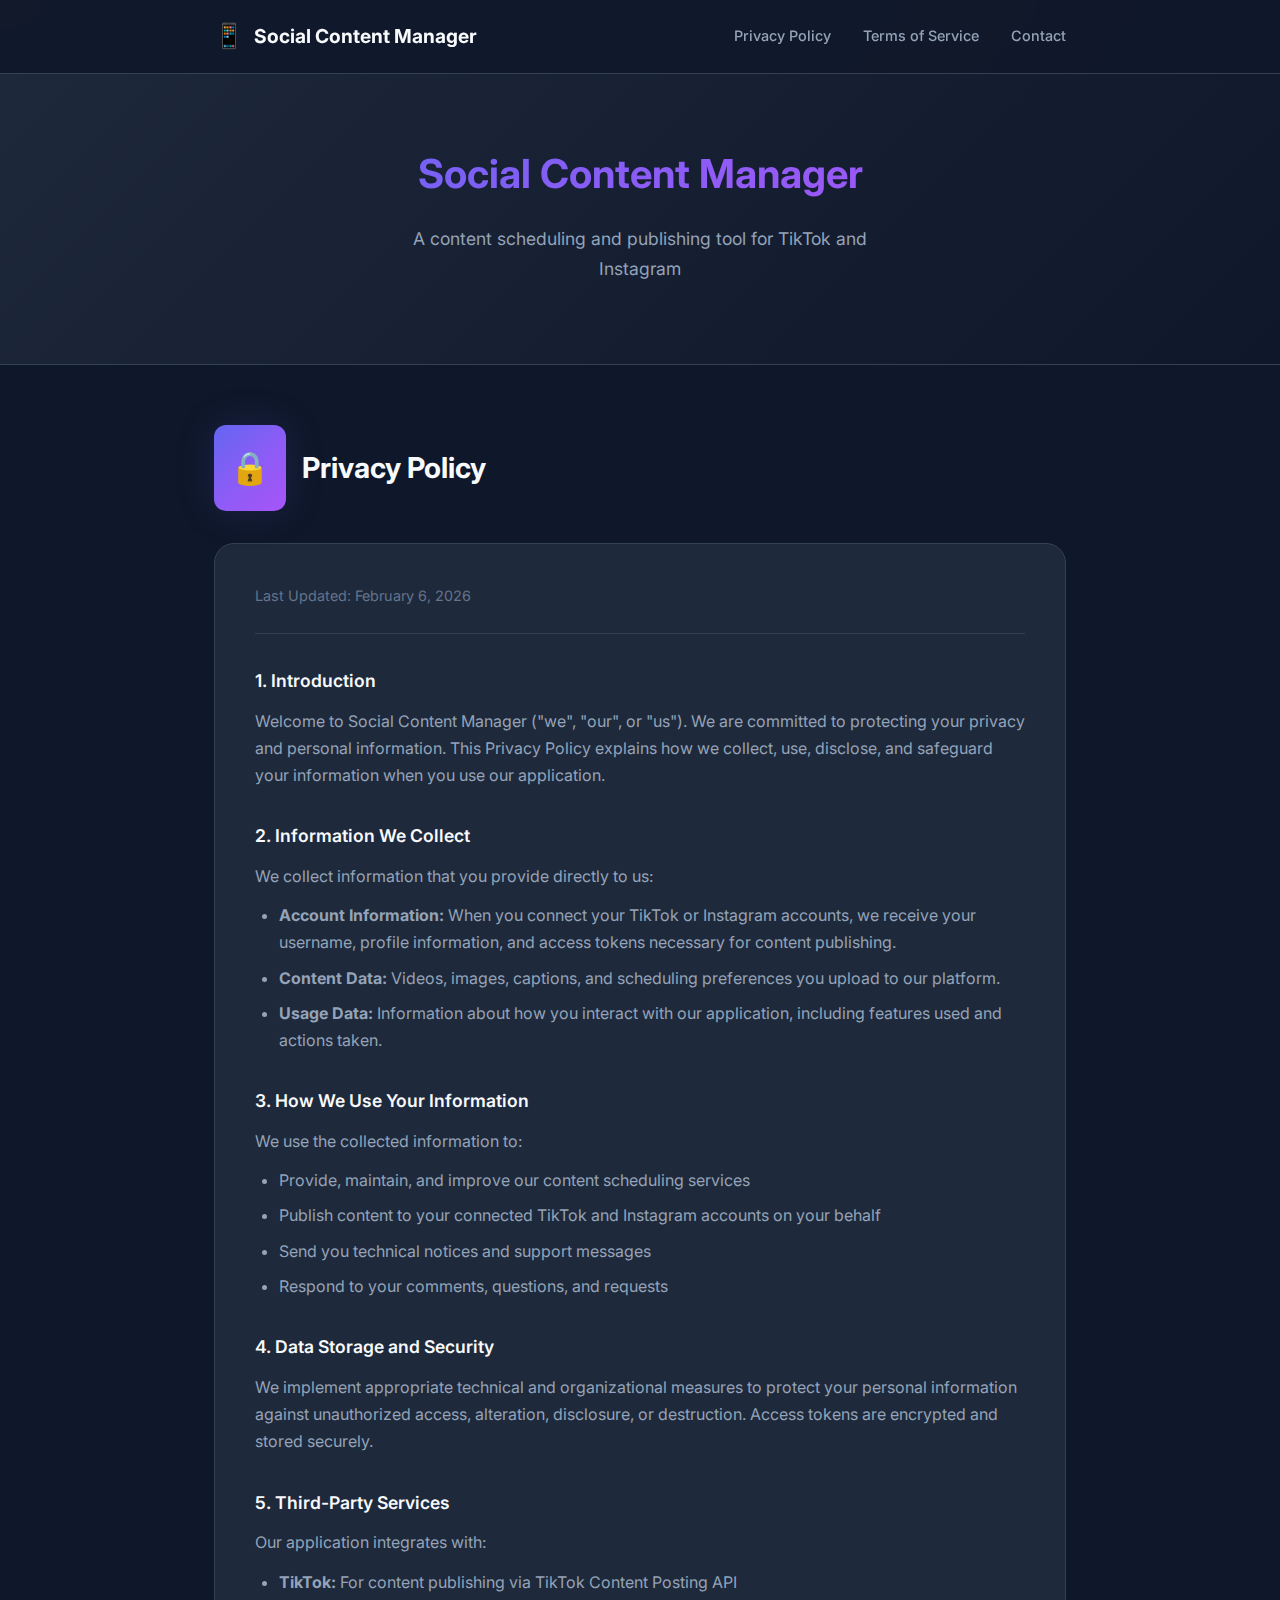
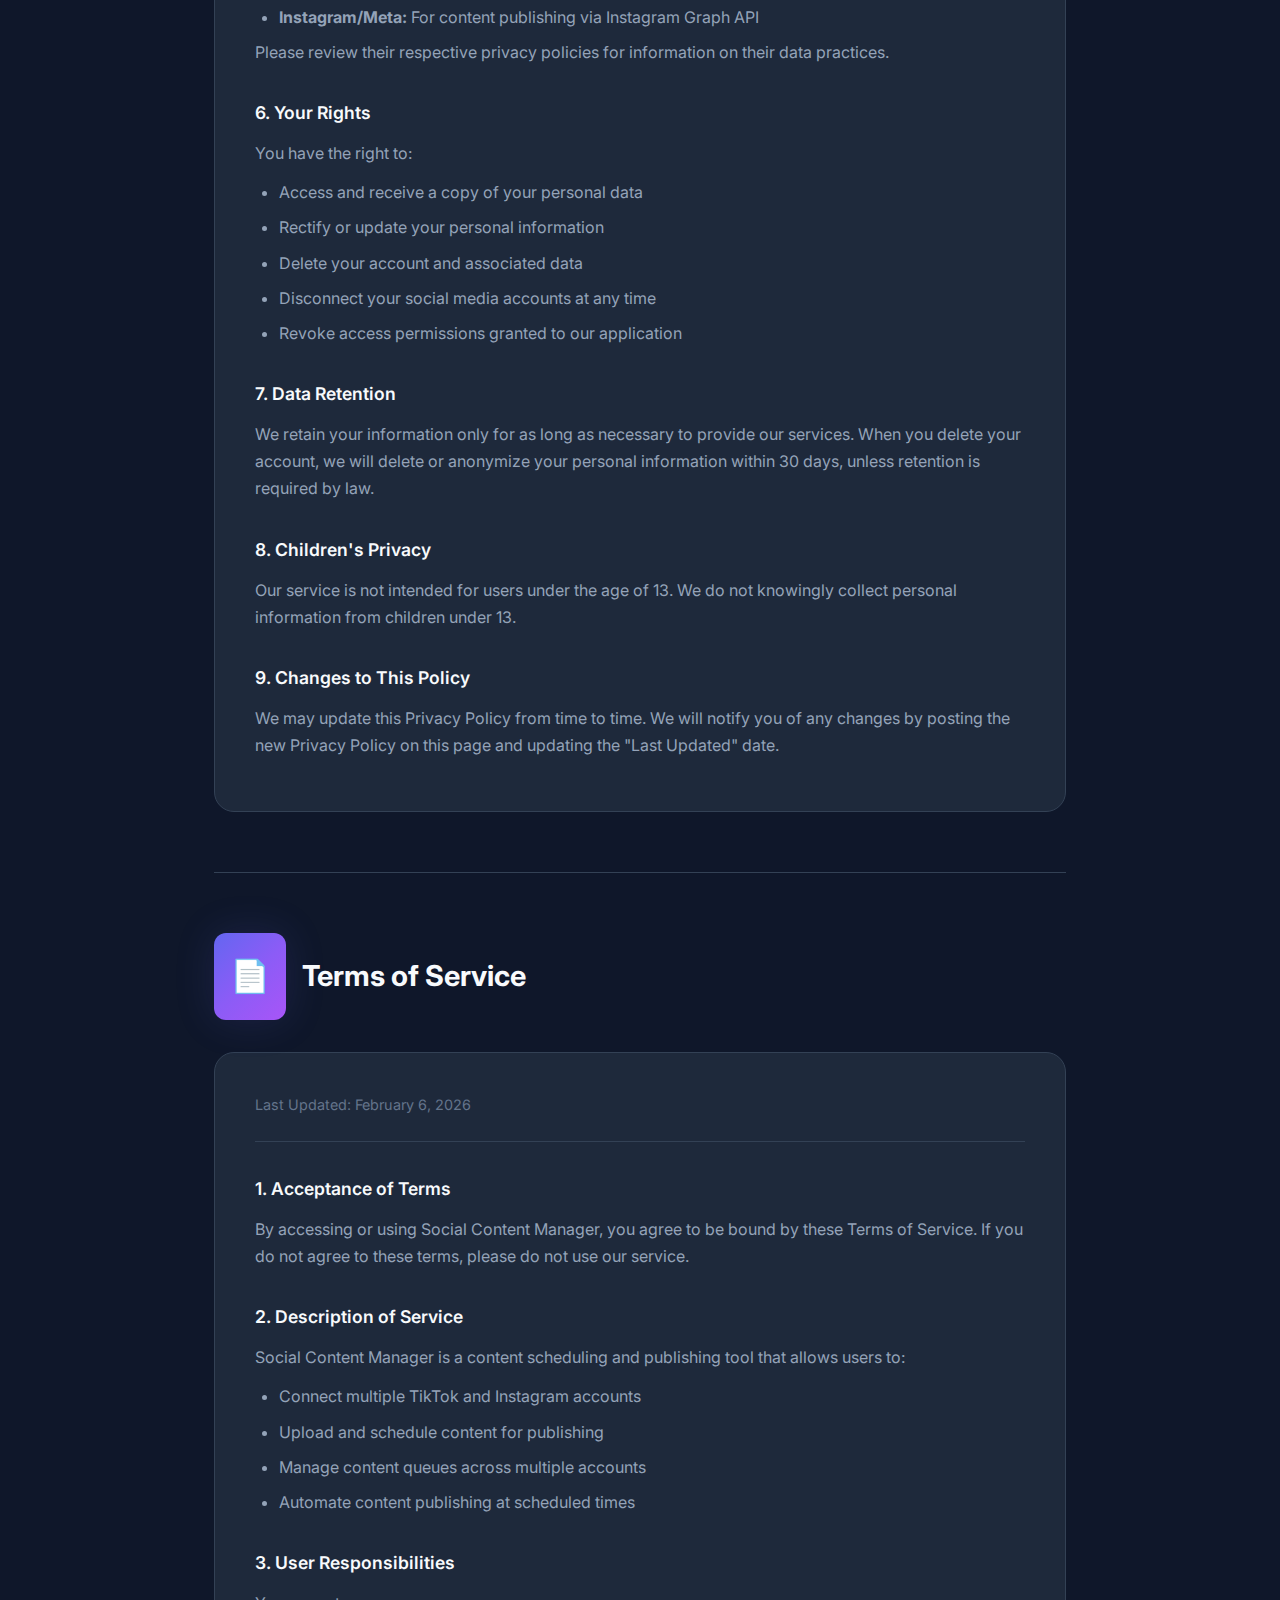
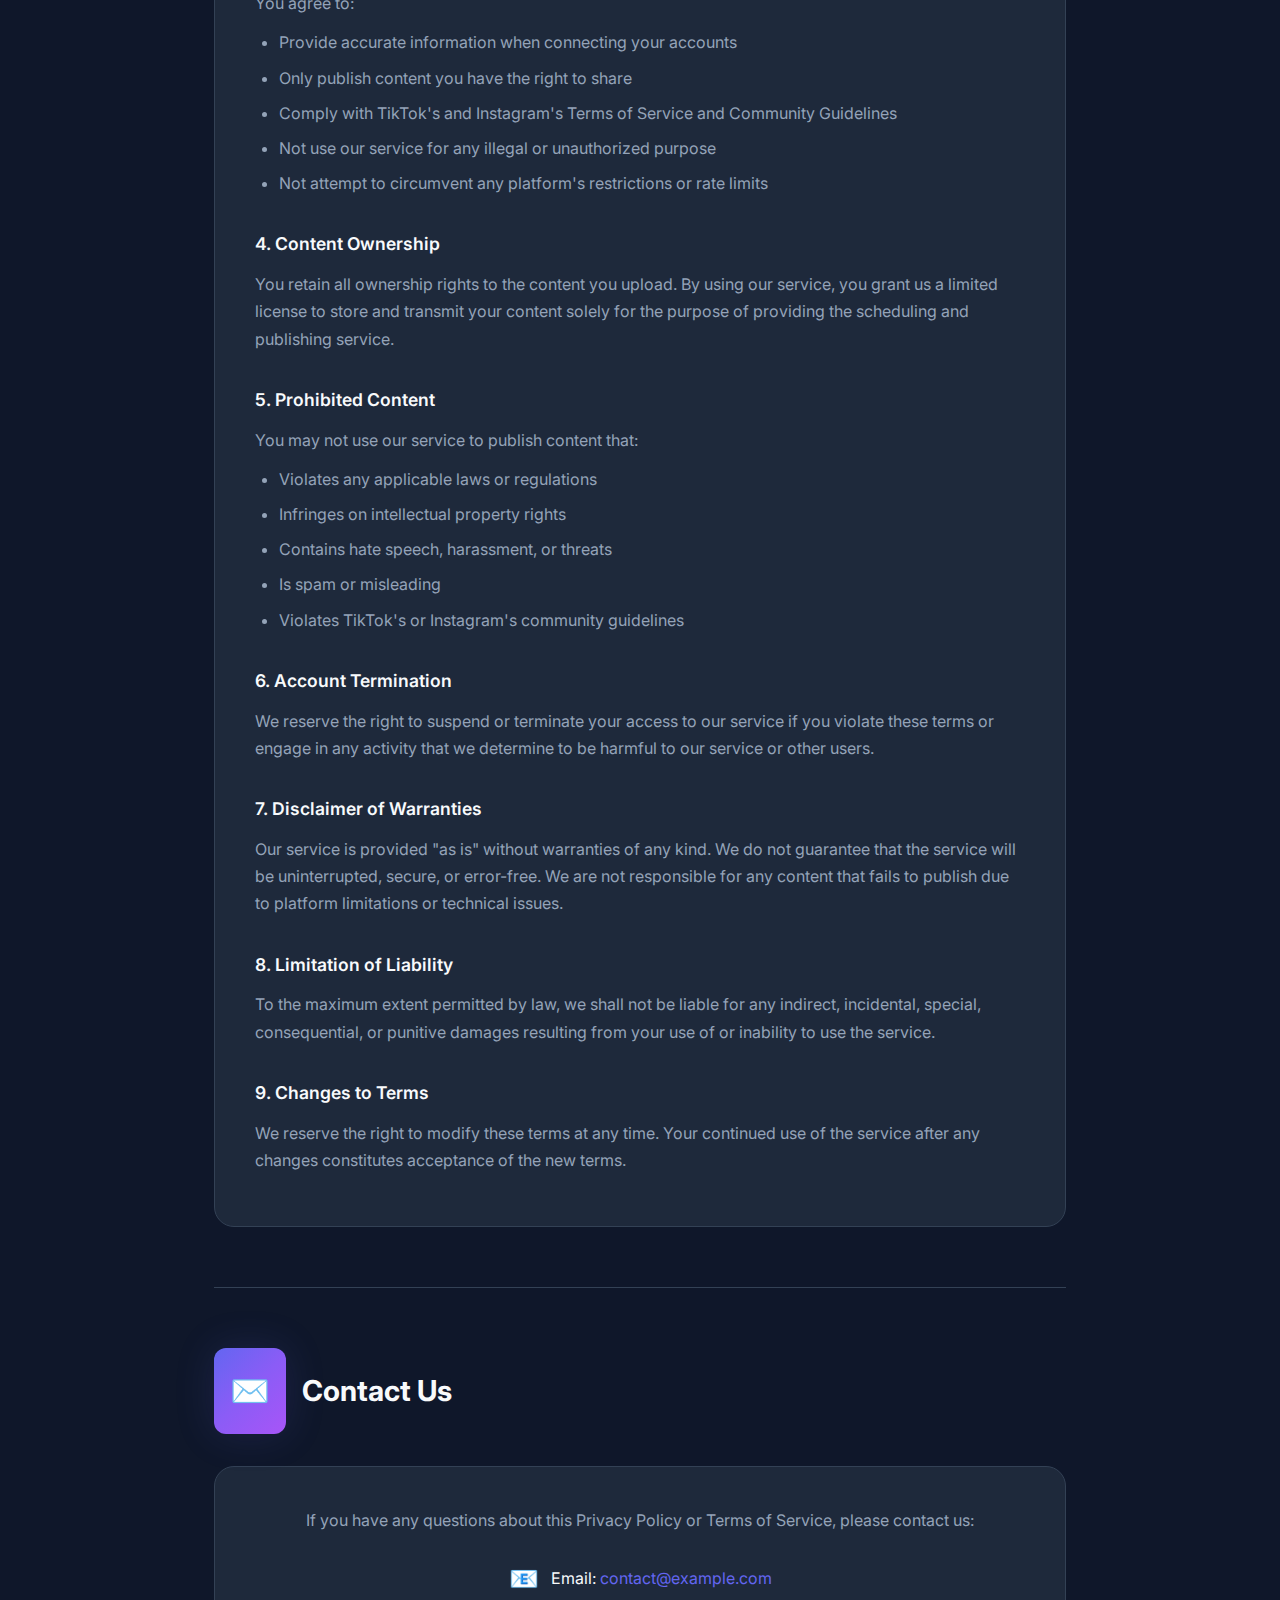
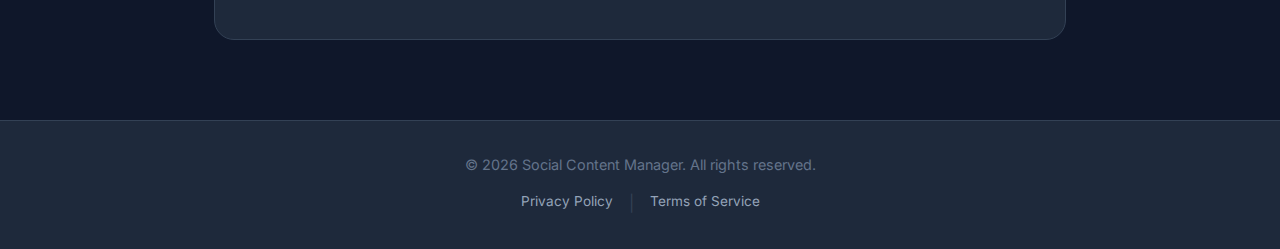
<file: index.html>
<!DOCTYPE html>
<html lang="en">

<head>
    <meta charset="UTF-8">
    <meta name="viewport" content="width=device-width, initial-scale=1.0">
    <title>Social Content Manager - Privacy & Terms</title>
    <link rel="stylesheet" href="styles.css">
    <link href="https://fonts.googleapis.com/css2?family=Inter:wght@400;500;600;700&display=swap" rel="stylesheet">
</head>

<body>
    <nav class="navbar">
        <div class="container">
            <a href="index.html" class="logo">
                <span class="logo-icon">📱</span>
                <span class="logo-text">Social Content Manager</span>
            </a>
            <div class="nav-links">
                <a href="#privacy" class="nav-link">Privacy Policy</a>
                <a href="#terms" class="nav-link">Terms of Service</a>
                <a href="#contact" class="nav-link">Contact</a>
            </div>
        </div>
    </nav>

    <header class="hero">
        <div class="container">
            <h1>Social Content Manager</h1>
            <p class="hero-subtitle">A content scheduling and publishing tool for TikTok and Instagram</p>
        </div>
    </header>

    <main class="container">
        <!-- Privacy Policy Section -->
        <section id="privacy" class="policy-section">
            <div class="section-header">
                <span class="section-icon">🔒</span>
                <h2>Privacy Policy</h2>
            </div>
            <div class="policy-content">
                <p class="last-updated">Last Updated: February 6, 2026</p>

                <div class="policy-block">
                    <h3>1. Introduction</h3>
                    <p>Welcome to Social Content Manager ("we", "our", or "us"). We are committed to protecting your
                        privacy and personal information. This Privacy Policy explains how we collect, use, disclose,
                        and safeguard your information when you use our application.</p>
                </div>

                <div class="policy-block">
                    <h3>2. Information We Collect</h3>
                    <p>We collect information that you provide directly to us:</p>
                    <ul>
                        <li><strong>Account Information:</strong> When you connect your TikTok or Instagram accounts, we
                            receive your username, profile information, and access tokens necessary for content
                            publishing.</li>
                        <li><strong>Content Data:</strong> Videos, images, captions, and scheduling preferences you
                            upload to our platform.</li>
                        <li><strong>Usage Data:</strong> Information about how you interact with our application,
                            including features used and actions taken.</li>
                    </ul>
                </div>

                <div class="policy-block">
                    <h3>3. How We Use Your Information</h3>
                    <p>We use the collected information to:</p>
                    <ul>
                        <li>Provide, maintain, and improve our content scheduling services</li>
                        <li>Publish content to your connected TikTok and Instagram accounts on your behalf</li>
                        <li>Send you technical notices and support messages</li>
                        <li>Respond to your comments, questions, and requests</li>
                    </ul>
                </div>

                <div class="policy-block">
                    <h3>4. Data Storage and Security</h3>
                    <p>We implement appropriate technical and organizational measures to protect your personal
                        information against unauthorized access, alteration, disclosure, or destruction. Access tokens
                        are encrypted and stored securely.</p>
                </div>

                <div class="policy-block">
                    <h3>5. Third-Party Services</h3>
                    <p>Our application integrates with:</p>
                    <ul>
                        <li><strong>TikTok:</strong> For content publishing via TikTok Content Posting API</li>
                        <li><strong>Instagram/Meta:</strong> For content publishing via Instagram Graph API</li>
                    </ul>
                    <p>Please review their respective privacy policies for information on their data practices.</p>
                </div>

                <div class="policy-block">
                    <h3>6. Your Rights</h3>
                    <p>You have the right to:</p>
                    <ul>
                        <li>Access and receive a copy of your personal data</li>
                        <li>Rectify or update your personal information</li>
                        <li>Delete your account and associated data</li>
                        <li>Disconnect your social media accounts at any time</li>
                        <li>Revoke access permissions granted to our application</li>
                    </ul>
                </div>

                <div class="policy-block">
                    <h3>7. Data Retention</h3>
                    <p>We retain your information only for as long as necessary to provide our services. When you delete
                        your account, we will delete or anonymize your personal information within 30 days, unless
                        retention is required by law.</p>
                </div>

                <div class="policy-block">
                    <h3>8. Children's Privacy</h3>
                    <p>Our service is not intended for users under the age of 13. We do not knowingly collect personal
                        information from children under 13.</p>
                </div>

                <div class="policy-block">
                    <h3>9. Changes to This Policy</h3>
                    <p>We may update this Privacy Policy from time to time. We will notify you of any changes by posting
                        the new Privacy Policy on this page and updating the "Last Updated" date.</p>
                </div>
            </div>
        </section>

        <!-- Terms of Service Section -->
        <section id="terms" class="policy-section">
            <div class="section-header">
                <span class="section-icon">📄</span>
                <h2>Terms of Service</h2>
            </div>
            <div class="policy-content">
                <p class="last-updated">Last Updated: February 6, 2026</p>

                <div class="policy-block">
                    <h3>1. Acceptance of Terms</h3>
                    <p>By accessing or using Social Content Manager, you agree to be bound by these Terms of Service. If
                        you do not agree to these terms, please do not use our service.</p>
                </div>

                <div class="policy-block">
                    <h3>2. Description of Service</h3>
                    <p>Social Content Manager is a content scheduling and publishing tool that allows users to:</p>
                    <ul>
                        <li>Connect multiple TikTok and Instagram accounts</li>
                        <li>Upload and schedule content for publishing</li>
                        <li>Manage content queues across multiple accounts</li>
                        <li>Automate content publishing at scheduled times</li>
                    </ul>
                </div>

                <div class="policy-block">
                    <h3>3. User Responsibilities</h3>
                    <p>You agree to:</p>
                    <ul>
                        <li>Provide accurate information when connecting your accounts</li>
                        <li>Only publish content you have the right to share</li>
                        <li>Comply with TikTok's and Instagram's Terms of Service and Community Guidelines</li>
                        <li>Not use our service for any illegal or unauthorized purpose</li>
                        <li>Not attempt to circumvent any platform's restrictions or rate limits</li>
                    </ul>
                </div>

                <div class="policy-block">
                    <h3>4. Content Ownership</h3>
                    <p>You retain all ownership rights to the content you upload. By using our service, you grant us a
                        limited license to store and transmit your content solely for the purpose of providing the
                        scheduling and publishing service.</p>
                </div>

                <div class="policy-block">
                    <h3>5. Prohibited Content</h3>
                    <p>You may not use our service to publish content that:</p>
                    <ul>
                        <li>Violates any applicable laws or regulations</li>
                        <li>Infringes on intellectual property rights</li>
                        <li>Contains hate speech, harassment, or threats</li>
                        <li>Is spam or misleading</li>
                        <li>Violates TikTok's or Instagram's community guidelines</li>
                    </ul>
                </div>

                <div class="policy-block">
                    <h3>6. Account Termination</h3>
                    <p>We reserve the right to suspend or terminate your access to our service if you violate these
                        terms or engage in any activity that we determine to be harmful to our service or other users.
                    </p>
                </div>

                <div class="policy-block">
                    <h3>7. Disclaimer of Warranties</h3>
                    <p>Our service is provided "as is" without warranties of any kind. We do not guarantee that the
                        service will be uninterrupted, secure, or error-free. We are not responsible for any content
                        that fails to publish due to platform limitations or technical issues.</p>
                </div>

                <div class="policy-block">
                    <h3>8. Limitation of Liability</h3>
                    <p>To the maximum extent permitted by law, we shall not be liable for any indirect, incidental,
                        special, consequential, or punitive damages resulting from your use of or inability to use the
                        service.</p>
                </div>

                <div class="policy-block">
                    <h3>9. Changes to Terms</h3>
                    <p>We reserve the right to modify these terms at any time. Your continued use of the service after
                        any changes constitutes acceptance of the new terms.</p>
                </div>
            </div>
        </section>

        <!-- Contact Section -->
        <section id="contact" class="policy-section contact-section">
            <div class="section-header">
                <span class="section-icon">✉️</span>
                <h2>Contact Us</h2>
            </div>
            <div class="contact-content">
                <p>If you have any questions about this Privacy Policy or Terms of Service, please contact us:</p>
                <div class="contact-info">
                    <div class="contact-item">
                        <span class="contact-icon">📧</span>
                        <span>Email: <a href="mailto:contact@example.com">contact@example.com</a></span>
                    </div>
                </div>
            </div>
        </section>
    </main>

    <footer class="footer">
        <div class="container">
            <p>&copy; 2026 Social Content Manager. All rights reserved.</p>
            <div class="footer-links">
                <a href="#privacy">Privacy Policy</a>
                <span class="divider">|</span>
                <a href="#terms">Terms of Service</a>
            </div>
        </div>
    </footer>
</body>

</html>
</file>
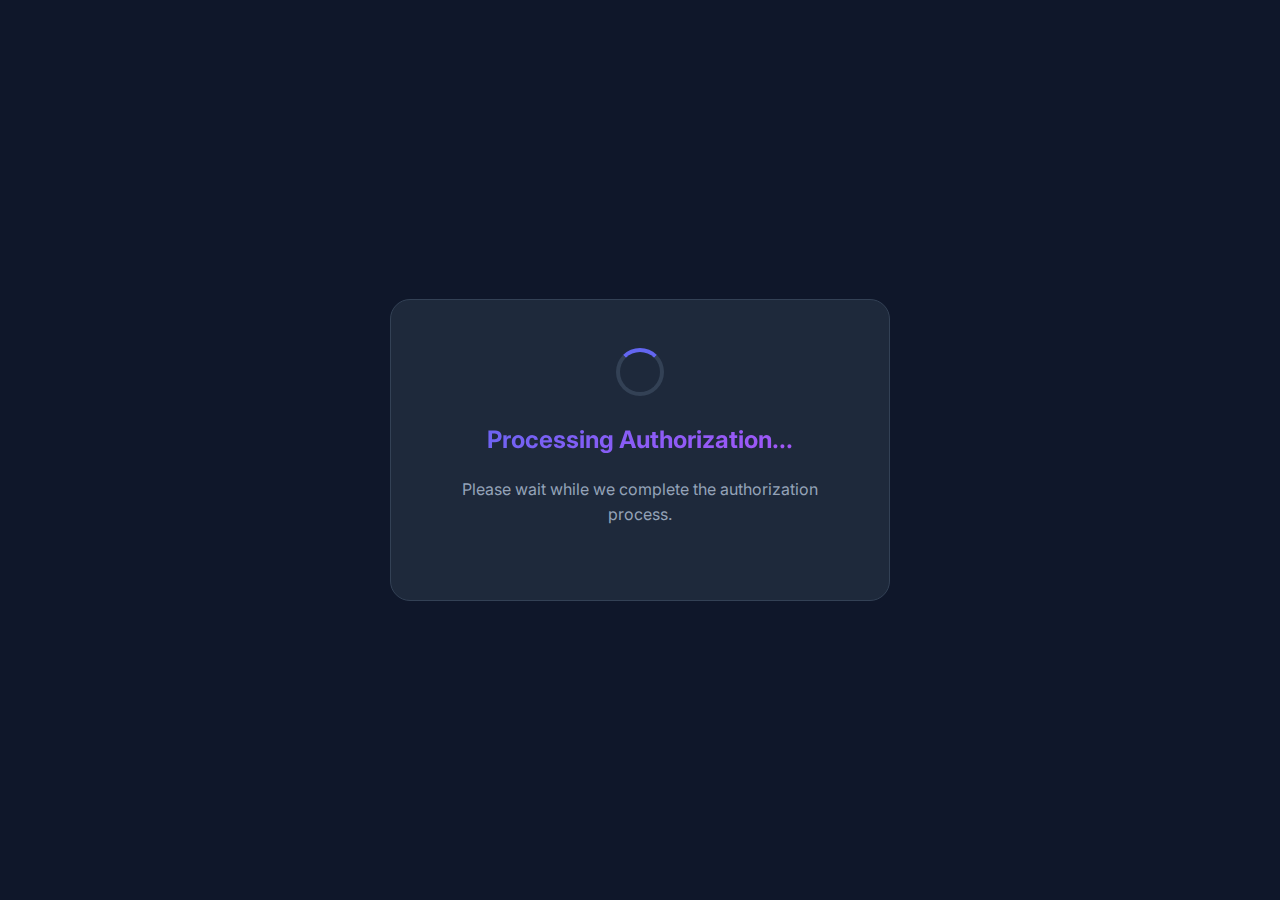
<file: callback.html>
<!DOCTYPE html>
<html lang="en">

<head>
    <meta charset="UTF-8">
    <meta name="viewport" content="width=device-width, initial-scale=1.0">
    <title>Authorization Callback - Social Content Manager</title>
    <link rel="stylesheet" href="styles.css">
    <link href="https://fonts.googleapis.com/css2?family=Inter:wght@400;500;600;700&display=swap" rel="stylesheet">
    <style>
        .callback-container {
            min-height: 100vh;
            display: flex;
            align-items: center;
            justify-content: center;
            padding: 24px;
        }

        .callback-card {
            background: var(--background-card);
            border: 1px solid var(--border-color);
            border-radius: var(--radius-lg);
            padding: 48px;
            text-align: center;
            max-width: 500px;
            width: 100%;
        }

        .callback-icon {
            font-size: 4rem;
            margin-bottom: 24px;
        }

        .callback-title {
            font-size: 1.5rem;
            font-weight: 700;
            margin-bottom: 16px;
            background: var(--gradient-primary);
            -webkit-background-clip: text;
            -webkit-text-fill-color: transparent;
        }

        .callback-message {
            color: var(--text-secondary);
            margin-bottom: 24px;
            line-height: 1.6;
        }

        .callback-code {
            background: var(--background-dark);
            border: 1px solid var(--border-color);
            border-radius: var(--radius-sm);
            padding: 16px;
            font-family: monospace;
            font-size: 0.85rem;
            color: var(--secondary-color);
            word-break: break-all;
            margin-bottom: 24px;
        }

        .callback-link {
            display: inline-block;
            background: var(--gradient-primary);
            color: white;
            padding: 12px 32px;
            border-radius: var(--radius-sm);
            font-weight: 600;
            transition: transform 0.2s ease, box-shadow 0.2s ease;
        }

        .callback-link:hover {
            transform: translateY(-2px);
            box-shadow: var(--shadow-glow);
            color: white;
        }

        .loading-spinner {
            width: 48px;
            height: 48px;
            border: 4px solid var(--border-color);
            border-top-color: var(--primary-color);
            border-radius: 50%;
            animation: spin 1s linear infinite;
            margin: 0 auto 24px;
        }

        @keyframes spin {
            to {
                transform: rotate(360deg);
            }
        }
    </style>
</head>

<body>
    <div class="callback-container">
        <div class="callback-card" id="callbackCard">
            <div class="loading-spinner" id="spinner"></div>
            <h1 class="callback-title" id="title">Processing Authorization...</h1>
            <p class="callback-message" id="message">Please wait while we complete the authorization process.</p>
            <div class="callback-code" id="codeDisplay" style="display: none;"></div>
            <a href="index.html" class="callback-link" id="homeLink" style="display: none;">Return to Home</a>
        </div>
    </div>

    <script>
        // Parse URL parameters
        const urlParams = new URLSearchParams(window.location.search);
        const code = urlParams.get('code');
        const error = urlParams.get('error');
        const errorDescription = urlParams.get('error_description');

        const spinner = document.getElementById('spinner');
        const title = document.getElementById('title');
        const message = document.getElementById('message');
        const codeDisplay = document.getElementById('codeDisplay');
        const homeLink = document.getElementById('homeLink');

        // Remove spinner after processing
        setTimeout(() => {
            spinner.style.display = 'none';

            if (error) {
                // Error state
                document.querySelector('.callback-icon')?.remove();
                const icon = document.createElement('div');
                icon.className = 'callback-icon';
                icon.textContent = '❌';
                document.querySelector('.callback-card').prepend(icon);

                title.textContent = 'Authorization Failed';
                title.style.background = 'linear-gradient(135deg, #ef4444, #f97316)';
                title.style.webkitBackgroundClip = 'text';
                message.textContent = errorDescription || 'An error occurred during authorization. Please try again.';
                homeLink.style.display = 'inline-block';
            } else if (code) {
                // Success state
                const icon = document.createElement('div');
                icon.className = 'callback-icon';
                icon.textContent = '✅';
                spinner.replaceWith(icon);

                title.textContent = 'Authorization Successful!';
                message.textContent = 'Copy the authorization code below and paste it into the application:';
                codeDisplay.textContent = code;
                codeDisplay.style.display = 'block';
                homeLink.style.display = 'inline-block';
                homeLink.textContent = 'Done';
            } else {
                // No params state
                const icon = document.createElement('div');
                icon.className = 'callback-icon';
                icon.textContent = '🔗';
                spinner.replaceWith(icon);

                title.textContent = 'OAuth Callback Page';
                message.textContent = 'This page handles authorization callbacks from TikTok and Instagram. Please start the authorization process from the application.';
                homeLink.style.display = 'inline-block';
            }
        }, 1000);
    </script>
</body>

</html>
</file>
<file: styles.css>
/* ===== CSS Variables ===== */
:root {
    --primary-color: #6366f1;
    --primary-hover: #4f46e5;
    --secondary-color: #0ea5e9;
    --background-dark: #0f172a;
    --background-card: #1e293b;
    --background-card-hover: #334155;
    --text-primary: #f8fafc;
    --text-secondary: #94a3b8;
    --text-muted: #64748b;
    --border-color: #334155;
    --gradient-primary: linear-gradient(135deg, #6366f1 0%, #8b5cf6 50%, #a855f7 100%);
    --gradient-hero: linear-gradient(135deg, #1e293b 0%, #0f172a 100%);
    --shadow-glow: 0 0 40px rgba(99, 102, 241, 0.15);
    --radius-sm: 8px;
    --radius-md: 12px;
    --radius-lg: 20px;
}

/* ===== Reset & Base ===== */
* {
    margin: 0;
    padding: 0;
    box-sizing: border-box;
}

html {
    scroll-behavior: smooth;
}

body {
    font-family: 'Inter', -apple-system, BlinkMacSystemFont, sans-serif;
    background: var(--background-dark);
    color: var(--text-primary);
    line-height: 1.7;
    min-height: 100vh;
}

.container {
    max-width: 900px;
    margin: 0 auto;
    padding: 0 24px;
}

a {
    color: var(--primary-color);
    text-decoration: none;
    transition: color 0.2s ease;
}

a:hover {
    color: var(--secondary-color);
}

ul {
    padding-left: 24px;
}

li {
    margin-bottom: 8px;
    color: var(--text-secondary);
}

/* ===== Navbar ===== */
.navbar {
    position: fixed;
    top: 0;
    left: 0;
    right: 0;
    background: rgba(15, 23, 42, 0.9);
    backdrop-filter: blur(20px);
    border-bottom: 1px solid var(--border-color);
    z-index: 1000;
    padding: 16px 0;
}

.navbar .container {
    display: flex;
    justify-content: space-between;
    align-items: center;
}

.logo {
    display: flex;
    align-items: center;
    gap: 10px;
    font-weight: 700;
    font-size: 1.2rem;
    color: var(--text-primary);
}

.logo-icon {
    font-size: 1.5rem;
}

.nav-links {
    display: flex;
    gap: 32px;
}

.nav-link {
    color: var(--text-secondary);
    font-size: 0.9rem;
    font-weight: 500;
    transition: color 0.2s ease;
}

.nav-link:hover {
    color: var(--text-primary);
}

/* ===== Hero Section ===== */
.hero {
    background: var(--gradient-hero);
    padding: 140px 0 80px;
    text-align: center;
    border-bottom: 1px solid var(--border-color);
}

.hero h1 {
    font-size: 2.5rem;
    font-weight: 700;
    margin-bottom: 16px;
    background: var(--gradient-primary);
    -webkit-background-clip: text;
    -webkit-text-fill-color: transparent;
    background-clip: text;
}

.hero-subtitle {
    font-size: 1.1rem;
    color: var(--text-secondary);
    max-width: 500px;
    margin: 0 auto;
}

/* ===== Policy Sections ===== */
.policy-section {
    padding: 60px 0;
    border-bottom: 1px solid var(--border-color);
}

.policy-section:last-of-type {
    border-bottom: none;
}

.section-header {
    display: flex;
    align-items: center;
    gap: 16px;
    margin-bottom: 32px;
}

.section-icon {
    font-size: 2rem;
    background: var(--gradient-primary);
    padding: 16px;
    border-radius: var(--radius-md);
    box-shadow: var(--shadow-glow);
}

.section-header h2 {
    font-size: 1.8rem;
    font-weight: 700;
}

.policy-content {
    background: var(--background-card);
    border-radius: var(--radius-lg);
    padding: 40px;
    border: 1px solid var(--border-color);
}

.last-updated {
    color: var(--text-muted);
    font-size: 0.9rem;
    margin-bottom: 32px;
    padding-bottom: 24px;
    border-bottom: 1px solid var(--border-color);
}

.policy-block {
    margin-bottom: 32px;
}

.policy-block:last-child {
    margin-bottom: 0;
}

.policy-block h3 {
    font-size: 1.1rem;
    font-weight: 600;
    color: var(--text-primary);
    margin-bottom: 12px;
}

.policy-block p {
    color: var(--text-secondary);
    margin-bottom: 12px;
}

.policy-block ul {
    margin-top: 12px;
}

/* ===== Contact Section ===== */
.contact-section {
    padding-bottom: 80px;
}

.contact-content {
    background: var(--background-card);
    border-radius: var(--radius-lg);
    padding: 40px;
    border: 1px solid var(--border-color);
    text-align: center;
}

.contact-content > p {
    color: var(--text-secondary);
    margin-bottom: 24px;
}

.contact-info {
    display: flex;
    justify-content: center;
    gap: 40px;
}

.contact-item {
    display: flex;
    align-items: center;
    gap: 12px;
    color: var(--text-primary);
}

.contact-icon {
    font-size: 1.5rem;
}

/* ===== Footer ===== */
.footer {
    background: var(--background-card);
    border-top: 1px solid var(--border-color);
    padding: 32px 0;
    text-align: center;
}

.footer p {
    color: var(--text-muted);
    font-size: 0.9rem;
    margin-bottom: 12px;
}

.footer-links {
    display: flex;
    justify-content: center;
    gap: 16px;
}

.footer-links a {
    color: var(--text-secondary);
    font-size: 0.85rem;
}

.footer-links .divider {
    color: var(--border-color);
}

/* ===== Responsive ===== */
@media (max-width: 768px) {
    .navbar .container {
        flex-direction: column;
        gap: 16px;
    }

    .nav-links {
        gap: 20px;
    }

    .hero {
        padding: 120px 0 60px;
    }

    .hero h1 {
        font-size: 1.8rem;
    }

    .policy-content {
        padding: 24px;
    }

    .section-header {
        flex-direction: column;
        text-align: center;
    }

    .contact-info {
        flex-direction: column;
        gap: 20px;
    }
}

/* ===== Scrollbar ===== */
::-webkit-scrollbar {
    width: 8px;
}

::-webkit-scrollbar-track {
    background: var(--background-dark);
}

::-webkit-scrollbar-thumb {
    background: var(--border-color);
    border-radius: 4px;
}

::-webkit-scrollbar-thumb:hover {
    background: var(--text-muted);
}
</file>
